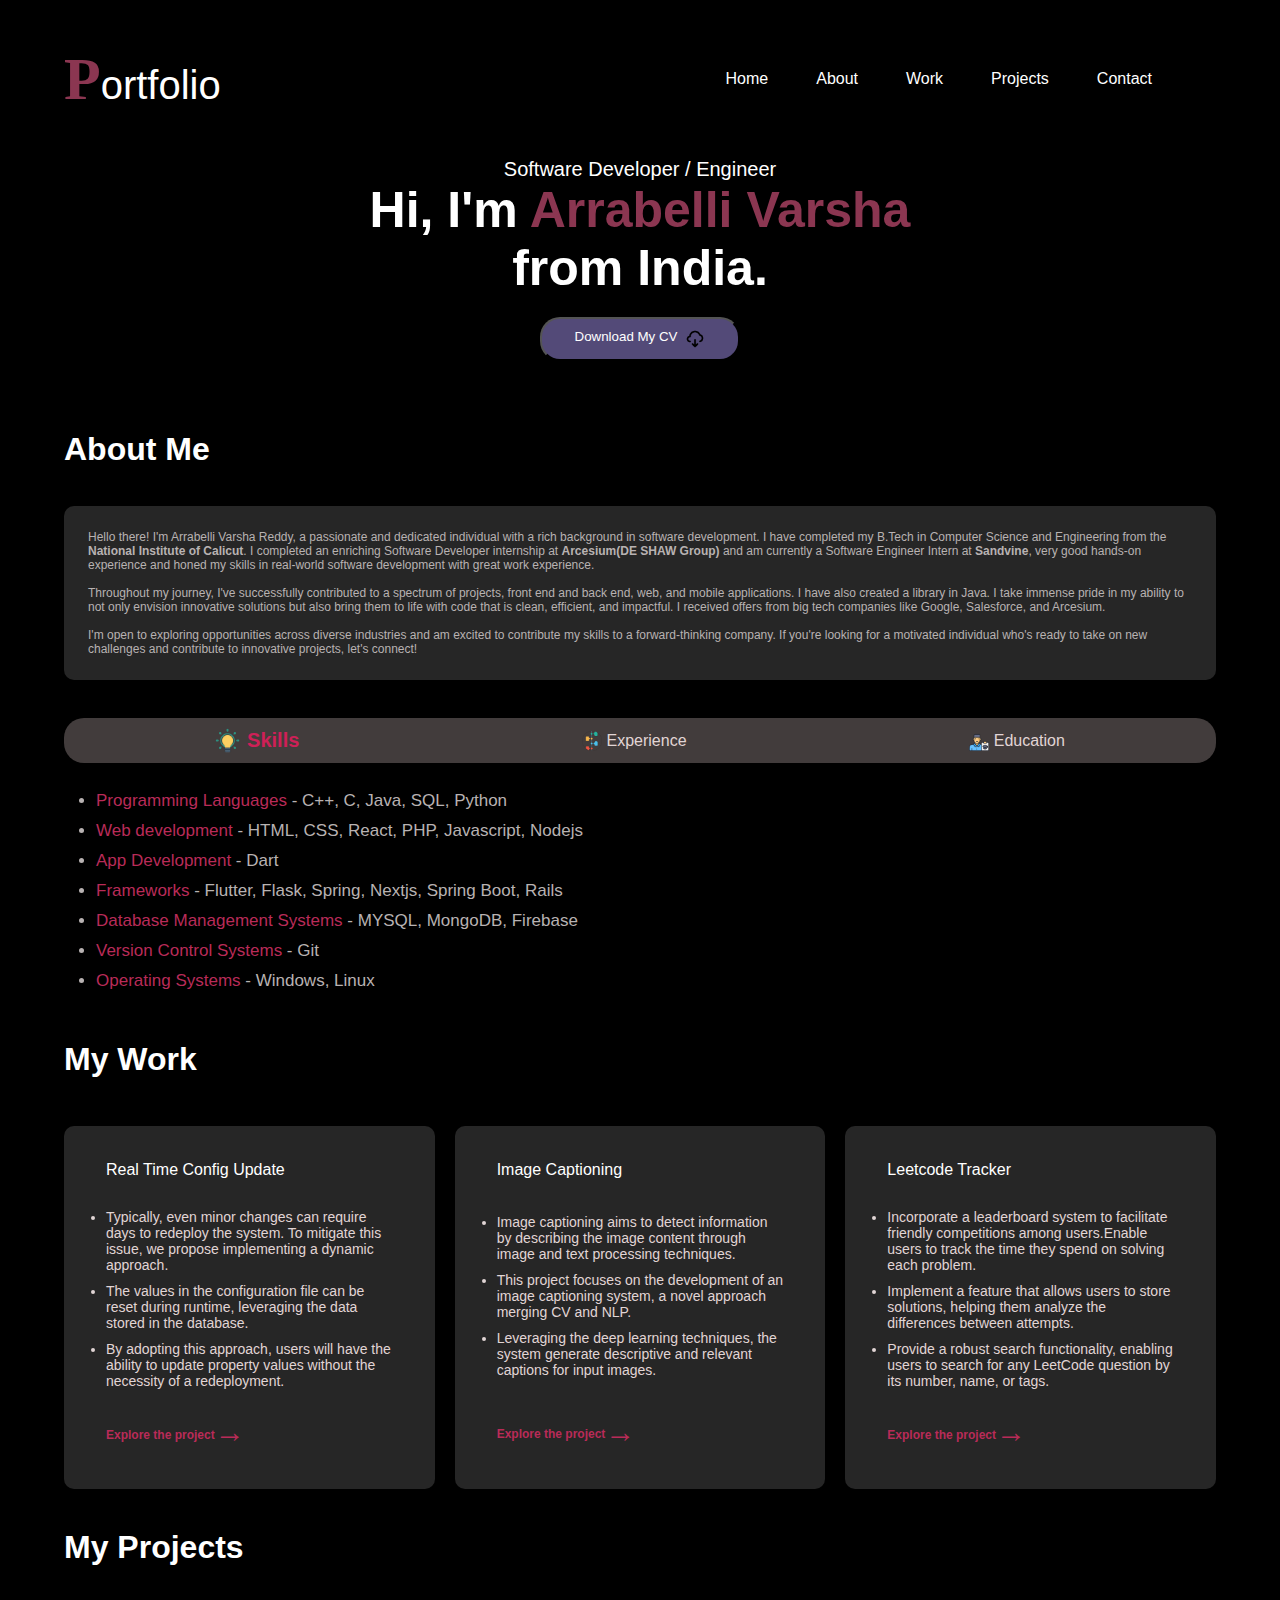
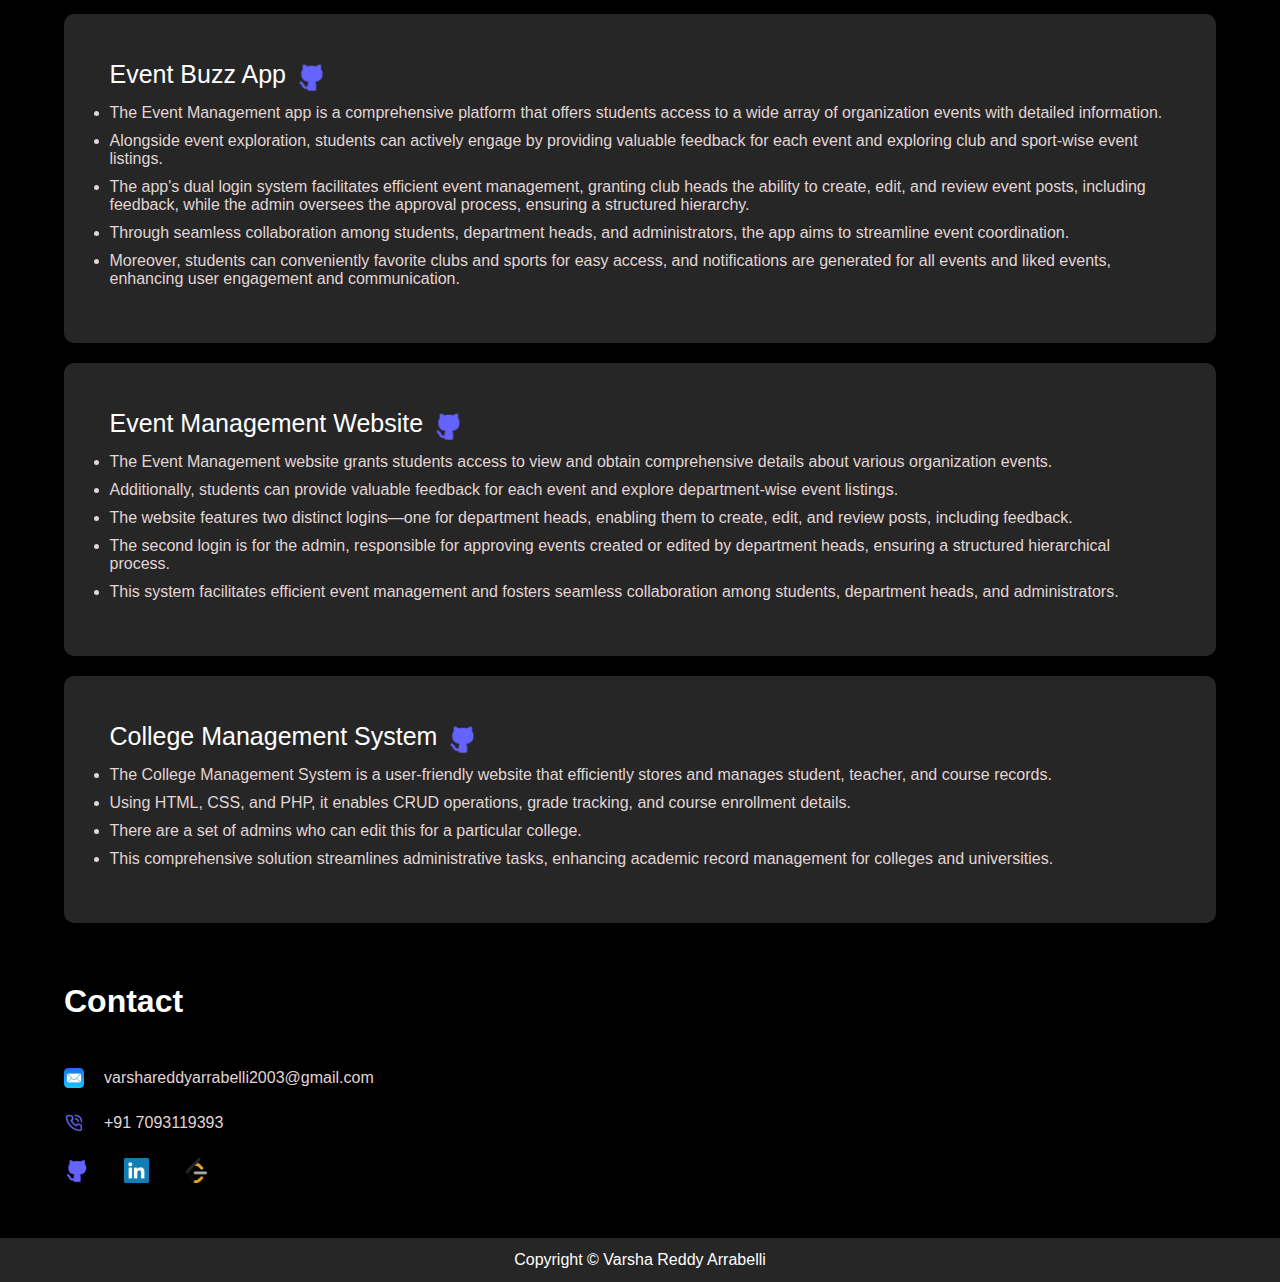
<file: index.html>
<!DOCTYPE html>
<html lang="en">

<head>
    <meta charset="UTF-8">
    <meta name="viewport" content="width=device-width, initial-scale=1.0">
    <title>Varsha Portfolio ~ Software Developer</title>
    <link rel="stylesheet" href="style.css">
    <script src="./index.js"></script>
</head>

<body>
    <div id="main">
        <div id="home" class="container">
            <nav>
                <a href="/portfolio-website" id="portfolio">
                    <p id="title"><span>P</span>ortfolio</p>
                </a>
                <ul id="header-nav">
                    <li><a href="#header">Home</a></li>
                    <li><a href="#about">About</a></li>
                    <li><a href="#work">Work</a></li>
                    <li><a href="#projects">Projects</a></li>
                    <li><a href="#contacts">Contact</a></li>
                    <a href="javascript:void(0)" id="closebtn" onclick="closeNav()">&times;</a>
                </ul>
                <span id="drawer" style="font-size:30px;cursor:pointer" onclick="openNav()">&#9776;</span>
            </nav>
            <div class="container" id="header">
                <div id="intro">
                    <p id="role">Software Developer / Engineer</p>
                    <p id="name"> Hi, I'm <span>Arrabelli Varsha</span><br>from India. </p>
                    <a href="./files/Arrabelli_Varsha_Reddy_Resume_2024.pdf" download>
                        <button type="submit">Download My CV <img src="./images/Download.png"
                                alt="Download CV"></button>
                    </a>
                </div>
            </div>
        </div>

        <!-- About Section -->
        <div id="about" class="container">
            <div id="about-container">
                <div id="about-col-2">
                    <h1>About Me</h1><br>
                    <div id="sub-title">
                        <p>
                            Hello there! I'm Arrabelli Varsha Reddy, a passionate and dedicated individual with a rich
                            background in software development. I have completed my B.Tech in Computer Science and
                            Engineering from the <b>National Institute of Calicut</b>.
                            I completed an enriching Software Developer internship at <b>Arcesium(DE SHAW Group)</b> and
                            am
                            currently a Software Engineer Intern at <b>Sandvine</b>, very good hands-on experience and
                            honed my
                            skills in real-world software development with great work experience.</p><br>
                        <p>
                            Throughout my journey, I've successfully contributed to a spectrum of projects, front end
                            and back end, web, and mobile applications. I have also created a library in Java. I take
                            immense pride in my ability to not only envision innovative solutions but also bring them to
                            life with code that is clean, efficient, and impactful. I received offers from big tech
                            companies like Google, Salesforce, and Arcesium.</p><br>
                        <p>
                            I'm open to exploring opportunities across diverse industries and am excited to contribute
                            my
                            skills to a forward-thinking company. If you're looking for a motivated individual who's
                            ready
                            to take on new challenges and contribute to innovative projects, let's connect!
                        </p>
                    </div><br>
                    <div class="about-titles">
                        <p class="title1 activate" onclick="openthis('skills')"><img src="./images/Skills.png"
                                alt="Skills">Skills</p>
                        <p class="title1" onclick="openthis('experience')"><img src="./images/Experience.png"
                                alt="Experience">Experience</p>
                        <p class="title1" onclick="openthis('education')"><img src="./images/Education.png"
                                alt="Education">Education</p>
                    </div> <br>
                    <div class="tab-content active" id="skills">
                        <ul>
                            <li><span>Programming Languages</span> - C++, C, Java, SQL, Python</li>
                            <li><span>Web development</span> - HTML, CSS, React, PHP, Javascript, Nodejs</li>
                            <li><span>App Development</span> - Dart</li>
                            <li><span>Frameworks</span> - Flutter, Flask, Spring, Nextjs, Spring Boot, Rails</li>
                            <li><span>Database Management Systems</span> - MYSQL, MongoDB, Firebase</li>
                            <li><span>Version Control Systems</span> - Git</li>
                            <li><span>Operating Systems</span> - Windows, Linux</li>
                        </ul>
                    </div>
                    <div class="tab-content" id="experience">
                        <ul>
                            <li class="explist">
                                <p id="company">Google</p>
                                <p>Software Engineer</p>
                                <p style="margin-right: 0px;">July, 2024 - Present</p>
                            </li>
                            <li> I am a member of the YouTube team, dedicated to enhancing the creator experience by scaling the platform through the implementation of industry best practices.
                            </li>
                        </ul><br>
                        <hr><br>
                        <ul>
                            <li class="explist">
                                <p id="company">Sandvine</p>
                                <p>Software Engineer Intern</p>
                                <p style="margin-right: 0px;">January, 2024 - May, 2024</p>
                            </li>
                            <li> Developing and implementing signature-based solutions for precise identification and
                                classification of specific network traffic
                                patterns, significantly improving accuracy and efficiency.
                            </li>
                            <li> In-depth knowledge of various network protocols. Vigilantly monitored and addressed
                                network leaks, analyzing, and adding
                                signatures for different applications of network traffic.</li>
                            <li> Established a comprehensive suite of unit test cases, enhancing the reliability and
                                efficiency of network traffic classification
                                algorithms.</li>
                            <li>Technologies Used: Python, C, C++, Wireshark</li>
                        </ul><br>
                        <hr><br>
                        <ul>
                            <li class="explist">
                                <p id="company">NIT Calicut</p>
                                <p>ML Research</p>
                                <p style="margin-right: 0px;">June, 2023 - January, 2024</p>
                            </li>
                            <li> I was in a project under our lecturer and alongside a Ph.D. student, focused on
                                enhancing the accuracy of image captioning models.
                            </li>
                            <li> Image captioning aims to detect information by describing the image content
                                through image and text processing techniques.
                            </li>
                            <li> This project focuses on the development of an image captioning system, a novel
                                approach merging CV and NLP. Leveraging the
                                deep learning techniques, the system generate descriptive and relevant captions for
                                input images.</li>
                        </ul><br>
                        <hr><br>
                        <ul>
                            <li class="explist explist1">
                                <p id="company">Arcesium</p>
                                <p>Software Developer Intern</p>
                                <p style="margin-right: 0px;">May, 2023 - July, 2023</p>
                            </li>
                            <li>Designed a Java library that enables run-time change in
                                property values in configuration files without a redeployment process</li>
                            <li>Developed a front-end interface for clients that helps them
                                change these values</li>
                            <li> Produced clean, efficient, and bug-free code for software
                                development projects through debugging, testing, and
                                code reviews.</li>
                            <li>Tech Stack Used: Java, Spring, React, Spring Boot, SQL, Git</li>
                        </ul>
                    </div>
                    <div class="tab-content" id="education">
                        <ul>
                            <li class="edulist">
                                <div class="eduspan">
                                    <span>2020-2024</span>
                                    <p>National Institute of Technology, Calicut</p>
                                    <p>B.Tech - Computer Science</p>
                                </div>
                                <p class="subjects"><span>Core Subjects</span>Data Structures and Algorithms, Software
                                    Engineering, Operating
                                    Systems, Database Management Systems,
                                    Computer Networks, Artificial Intelligence, Information Security</p>
                                <p class="gpa"><span>CGPA</span>8.5</p>
                            </li>
                            <li class="edulist">
                                <div class="eduspan">
                                    <span>2018-2020</span>
                                    <p>Sri Chaitanya College</p>
                                    <p>Secondary High School</p>
                                </div>
                                <p class="subjects c1">Maths, Physics, Chemistry</p>
                                <p class="gpa c1">95.3%</p>
                            </li>
                            <li class="edulist">
                                <div class="eduspan">
                                    <span>2017-2018</span>
                                    <p>SPR School of Excellence</p>
                                    <p>Secondary High School</p>
                                </div>
                                <p class="subjects c1">English, Telugu, Hindi, Science, Biology, Social</p>
                                <p class="gpa c1">9.8</p>
                            </li>
                        </ul>
                    </div>
                </div>
            </div>
        </div>
        <!-- My Work Section -->
        <div id="work" class="container">
            <h1>My Work</h1><br>
            <div id="work-list">
                <div class="work-list-div">
                    <h2>Real Time Config Update</h2>
                    <ul>
                        <li>
                            Typically, even minor changes can require days to redeploy the system.
                            To mitigate this issue, we propose implementing a dynamic approach.
                        </li>
                        <li>
                            The values in the
                            configuration file can be reset during runtime, leveraging the data stored in the database.
                        </li>

                        <li>By adopting this approach, users will have the ability to update property values without the
                            necessity of a redeployment.</li>
                    </ul><br>
                    <a href="./components/realTimeConfigUpdate.html" target="_blank">
                        <p>Explore the project</p>
                        <span>&#8594;</span>
                    </a>
                </div>
                <div class="work-list-div">
                    <h2>Image Captioning</h2>
                    <ul>
                        <li>
                            Image captioning aims to detect information by describing the image content through
                            image and text processing techniques.

                        </li>
                        <li>
                            This project focuses on
                            the development of an image captioning system,
                            a novel approach merging CV and
                            NLP.
                        </li>

                        <li>Leveraging the deep
                            learning techniques, the system generate descriptive and relevant captions for input images.
                        </li>
                    </ul><br>
                    <a href="./components/imageCaptioning.html" target="_blank">
                        <p>Explore the project</p>
                        <span>&#8594;</span>
                    </a>
                </div>
                <div class="work-list-div">
                    <h2>Leetcode Tracker</h2>
                    <ul>
                        <li>
                            Incorporate a leaderboard system to facilitate friendly competitions among users.Enable
                            users to track the time they spend on solving each problem.

                        </li>
                        <li>
                            Implement a feature that allows
                            users to store solutions,
                            helping them analyze the differences between attempts.
                        </li>

                        <li>Provide a robust search functionality, enabling users to search for any LeetCode question
                            by its number, name, or tags.</li>
                    </ul><br>
                    <a href="https://www.devdiary.live/" target="_blank">
                        <p>Explore the project</p>
                        <span>&#8594;</span>
                    </a>
                </div>
            </div>
        </div>
        <div id="projects" class="container">
            <h1>My Projects</h1><br>
            <div id="project-list">
                <div class="project-list-div">
                    <div class="project-title">
                        <h2>Event Buzz App</h2>
                        <a href="https://github.com/varshareddyarrabelli/Event-Buzz-App" target="_blank"><img
                                src="./images/Github.png" alt="Github" id="github"></a>
                    </div>
                    <ul>
                        <li>
                            The Event Management app is a comprehensive platform that offers students access to a wide
                            array of organization events with detailed information.
                        </li>
                        <li>
                            Alongside event exploration,
                            students can actively engage by providing valuable feedback for each event and exploring
                            club and sport-wise event listings.
                        </li>

                        <li>The app's dual login system facilitates efficient event
                            management, granting club heads the ability to create, edit, and review event posts,
                            including feedback, while the admin oversees the approval process, ensuring a structured
                            hierarchy.</li>
                        <li>Through seamless collaboration among students, department heads, and
                            administrators, the app aims to streamline event coordination.</li>
                        <li>Moreover, students can
                            conveniently favorite clubs and sports for easy access, and notifications are generated for
                            all events and liked events, enhancing user engagement and communication.</li>
                    </ul>
                </div>
                <div class="project-list-div">
                    <div class="project-title">
                        <h2>Event Management Website</h2>
                        <a href="https://github.com/varshareddyarrabelli/Event-Management-Website" target="_blank"><img
                                src="./images/Github.png" alt="Github" id="github"></a>
                    </div>
                    <ul>
                        <li>
                            The Event Management website grants students access to view and obtain comprehensive details
                            about various organization events.
                        </li>
                        <li>
                            Additionally, students can provide valuable feedback for
                            each event and explore department-wise event listings.
                        </li>
                        <li>
                            The website features two distinct
                            logins—one for department heads, enabling them to create, edit, and review posts, including
                            feedback.
                        </li>
                        <li>
                            The second login is for the admin, responsible for approving events created or
                            edited by department heads, ensuring a structured hierarchical process.
                        </li>

                        <li>This system
                            facilitates efficient event management and fosters seamless collaboration among students,
                            department heads, and administrators.</li>
                    </ul>
                </div>
                <div class="project-list-div">
                    <div class="project-title">
                        <h2>College Management System</h2>
                        <a href="https://github.com/varshareddyarrabelli/College-Management-System" target="_blank"><img
                                src="./images/Github.png" alt="Github" id="github"></a>
                    </div>
                    <ul>
                        <li>
                            The College Management System is a user-friendly website that efficiently stores and manages
                            student, teacher, and course records.
                        </li>
                        <li>
                            Using HTML, CSS, and PHP, it enables CRUD operations,
                            grade tracking, and course enrollment details.
                        </li>

                        <li>There are a set of admins who can edit this
                            for a particular college.</li>
                        <li>
                            This comprehensive solution streamlines administrative tasks,
                            enhancing academic record management for colleges and universities.
                        </li>
                    </ul>
                </div>
            </div>
        </div>
        <div id="contacts" class="container">
            <h1>Contact</h1><br>
            <div id="contact-div">
                <a href="mailto:varshareddyarrabelli2003@gmail.com" target="_blank"><img src="./images/Email.png"
                        alt="Email" id="email"> varshareddyarrabelli2003@gmail.com</a>
                <a href="#contacts"><img src="./images/Phone.png" alt="Phone" id="phone">+91 7093119393</a>
                <div id="contact-list">
                    <a href="https://github.com/varshareddyarrabelli" target="_blank"><img src="./images/Github.png"
                            alt="Github" id="github"></a>
                    <a href="https://www.linkedin.com/in/varshareddyarrabelli/" target="_blank"><img
                            src="./images/Linkedin.png" alt="Linkedin"></a>
                    <a href="https://leetcode.com/varshareddyarrabelliu/" target="_blank"><img
                            src="./images/Leetcode.png" alt="Leetcode"></a>
                </div>
            </div>
        </div>
        <footer id="footer">
            <p id="copyright">Copyright © Varsha Reddy Arrabelli</p>
        </footer>
</body>

</html>
</file>
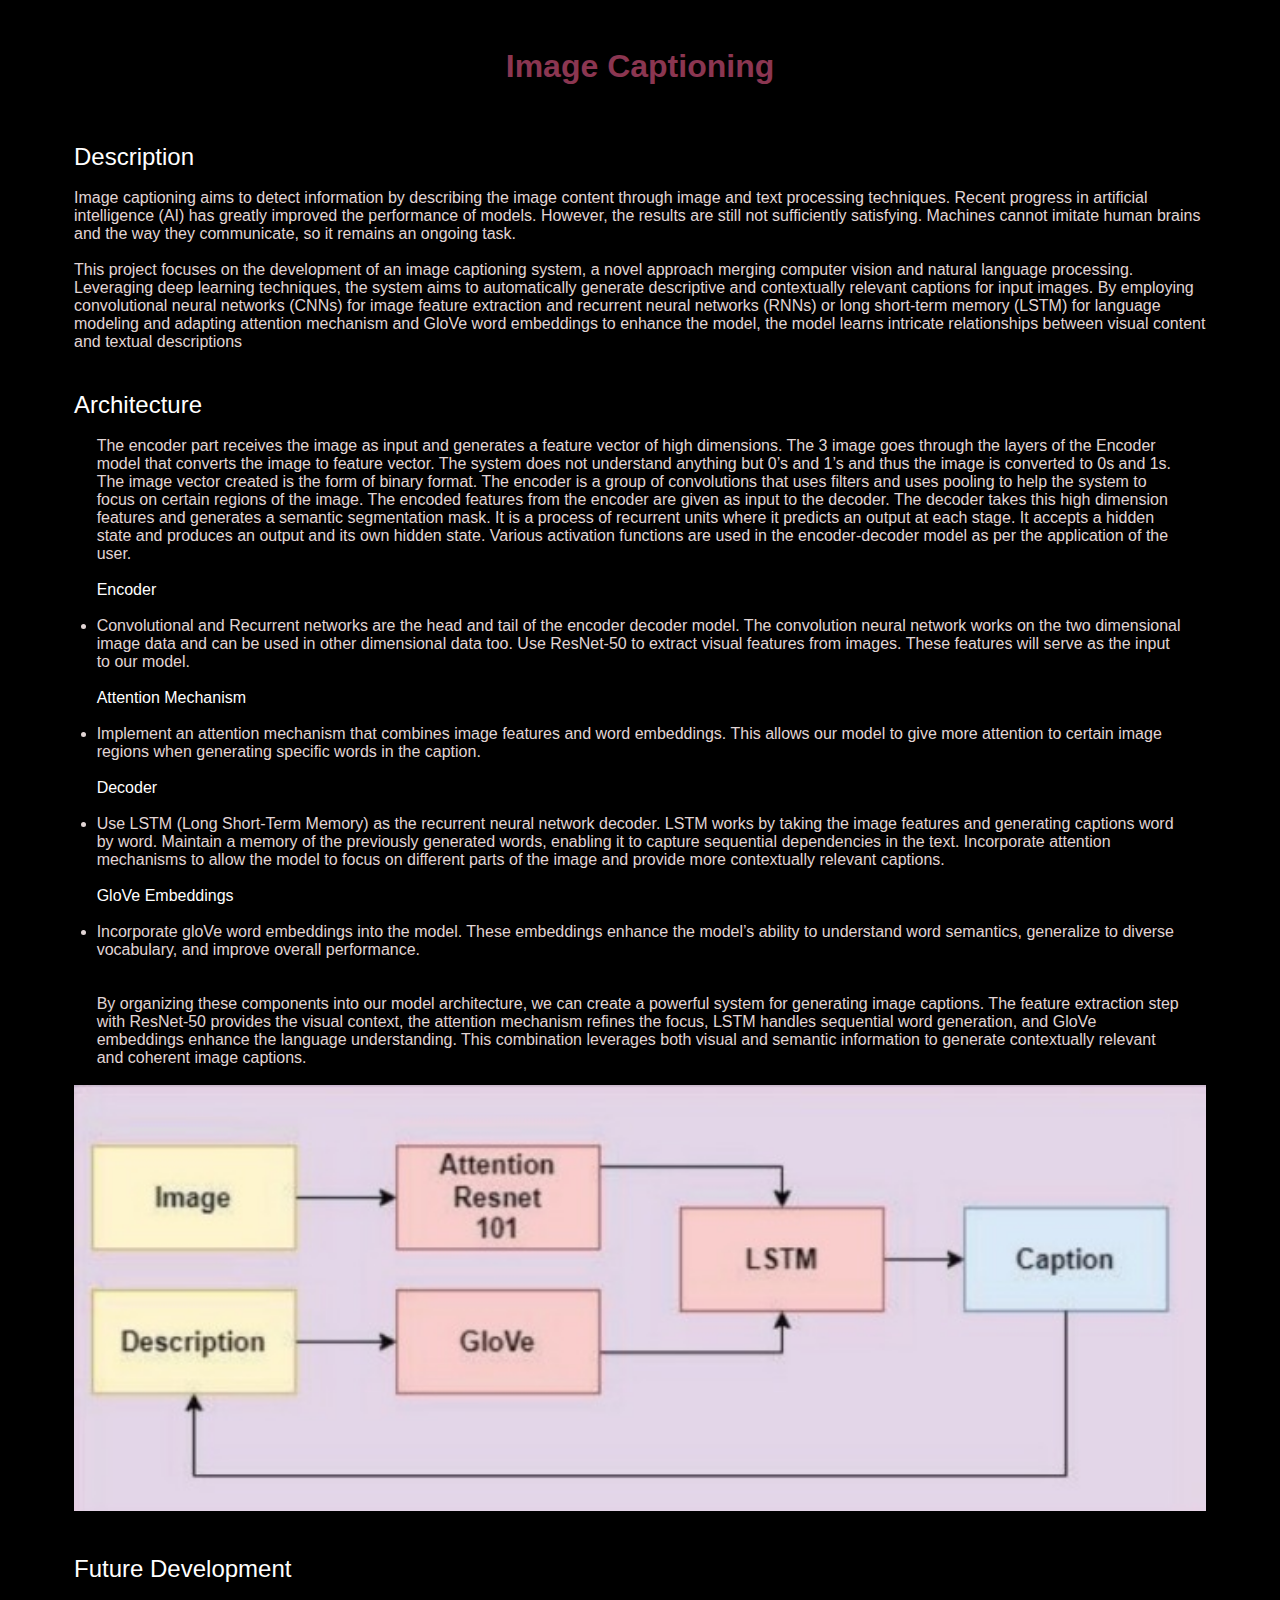
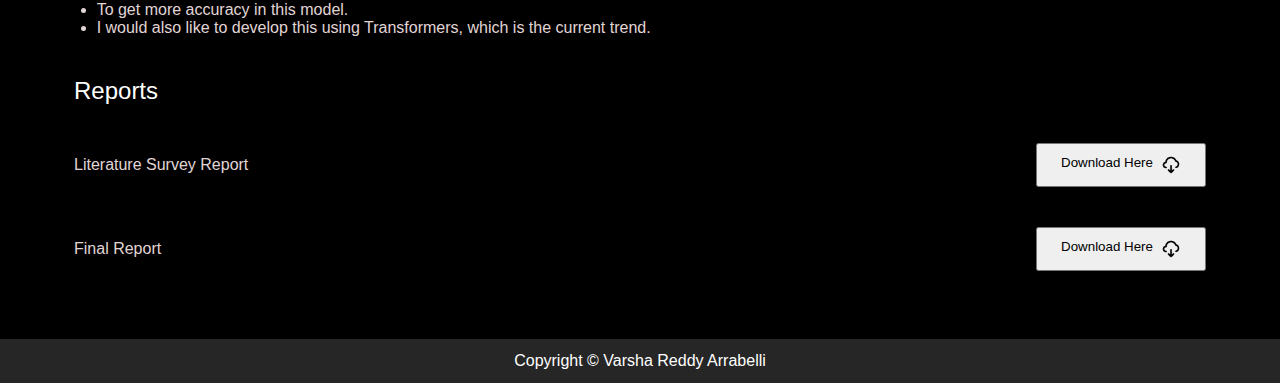
<file: components/imageCaptioning.html>
<!DOCTYPE html>
<html lang="en">

<head>
    <meta charset="UTF-8">
    <meta name="viewport" content="width=device-width, initial-scale=1.0">
    <title>Image Captioning</title>
    <link rel="stylesheet" href="imageCaptioning.css">
</head>

<body>
    <div id="main">
        <h1>Image Captioning</h1>
        <div id="description" class="container">
            <h2>Description</h2><br>
            <p> Image captioning aims to detect information by describing the image content through
                image and text processing techniques. Recent progress in artificial intelligence (AI) has
                greatly improved the performance of models.
                However, the results are still not sufficiently
                satisfying. Machines cannot imitate human
                brains and the way they communicate, so it remains an ongoing task. <br><br>This project focuses on
                the development of an image captioning system,
                a novel approach merging computer vision and
                natural language processing. Leveraging deep
                learning techniques, the system aims to automatically generate descriptive and contextually
                relevant captions for input images. By employing convolutional neural networks (CNNs) for
                image feature extraction and recurrent neural
                networks (RNNs) or long short-term memory
                (LSTM) for language modeling and adapting
                attention mechanism and GloVe word embeddings to enhance the model, the model learns
                intricate relationships between visual content
                and textual descriptions

            </p>
        </div>
        <div id="architecture" class="container">
            <h2>Architecture</h2><br>
            <ul>
                <p>
                    The encoder part receives the image as input and
                    generates a feature vector of high dimensions. The
                    3
                    image goes through the layers of the Encoder model
                    that converts the image to feature vector. The system
                    does not understand anything but 0’s and 1’s and thus
                    the image is converted to 0s and 1s. The image vector
                    created is the form of binary format. The encoder
                    is a group of convolutions that uses filters and uses
                    pooling to help the system to focus on certain regions
                    of the image. The encoded features from the encoder
                    are given as input to the decoder. The decoder takes
                    this high dimension features and generates a semantic
                    segmentation mask. It is a process of recurrent units
                    where it predicts an output at each stage. It accepts
                    a hidden state and produces an output and its own
                    hidden state. Various activation functions are used in
                    the encoder-decoder model as per the application of
                    the user.
                </p><br>
                <h4>Encoder</h4><br>
                <li>Convolutional and Recurrent networks are the head
                    and tail of the encoder decoder model. The convolution neural network works on the two dimensional
                    image data and can be used in other dimensional data
                    too. Use ResNet-50 to extract visual features from
                    images. These features will serve as the input to our
                    model.</li><br>
                <h4>Attention Mechanism</h4><br>
                <li>Implement an attention mechanism that combines
                    image features and word embeddings. This allows our
                    model to give more attention to certain image regions
                    when generating specific words in the caption.</li><br>
                <h4>Decoder</h4><br>
                <li>Use LSTM (Long Short-Term Memory) as the recurrent neural network decoder. LSTM works by taking
                    the image features and generating captions word by
                    word. Maintain a memory of the previously generated
                    words, enabling it to capture sequential dependencies
                    in the text. Incorporate attention mechanisms to
                    allow the model to focus on different parts of the
                    image and provide more contextually relevant captions.</li><br>
                <h4>GloVe Embeddings</h4><br>
                <li>Incorporate gloVe word embeddings into the model.
                    These embeddings enhance the model’s ability to
                    understand word semantics, generalize to diverse
                    vocabulary, and improve overall performance.</li> <br><br>
                <p>By organizing these components into our model
                    architecture, we can create a powerful system for
                    generating image captions. The feature extraction
                    step with ResNet-50 provides the visual context, the
                    attention mechanism refines the focus, LSTM handles
                    sequential word generation, and GloVe embeddings
                    enhance the language understanding. This combination leverages both visual and semantic information
                    to generate contextually relevant and coherent image
                    captions.</p>
            </ul><br>
            <div><img src="../images/ImageCaptioningArchitecture.jpeg" alt="Architecture Image"></div>
        </div>
        <div id="future-development" class="container">
            <h2>Future Development</h2><br>
            <ul>
                <li>To get more accuracy in this model.
                </li>
                <li>
                    I would also like to develop this using Transformers, which is the current trend.
                </li>
            </ul>
        </div>
        <div id="reports" class="container">
            <h2>Reports</h2><br>
            <div id="reports-div">
                <div>
                    <p>Literature Survey Report</p>
                    <a href="../files/Image Captioning Literature Survey Report.pdf" download>
                        <button type="submit">Download Here<img src="../images/Download.png" alt="Download CV"></button>
                    </a>
                </div>
                <div>
                    <p> Final Report</p>
                    <a href="../files/Image Captioning Final Report.pdf" download>
                        <button type="submit">Download Here<img src="../images/Download.png" alt="Download CV"></button>
                    </a>
                </div>
            </div>
        </div><br>

        <footer id="footer">
            <p id="copyright">Copyright © Varsha Reddy Arrabelli</p>
        </footer>
    </div>
</body>

</html>
</file>
<file: style.css>
* {
    box-sizing: border-box;
    margin: 0px;
    padding: 0px;
    font-family: 'Segoe UI', Tahoma, Geneva, Verdana, sans-serif;
}

body {
    background-color: black;
}

#portfolio {
    text-decoration: none;
    color: white;
}

#header {
    width: 100%;
}

#closebtn {
    display: none;
}

#main {
    color: white;
}

#drawer {
    display: none;
}

#intro {
    /* flex-basis: 60%; */
    display: flex;
    flex-direction: column;
    justify-content: center;
    align-items: center;
    color: white;
}

#intro a {
    width: 200px;
    text-decoration: none;
}

#header button {
    width: 200px;
    padding: 10px;
    margin: 20px 0px 0px 0px;
    justify-content: center;
    background-color: #534a78;
    cursor: pointer;
    color: white;
    border-radius: 20px;
    display: flex;
}

#header button img {
    margin-left: 8px;
    width: 20px;
    height: 20px;
}

#name {
    text-align: center;
    font-size: 50px;
    font-weight: bold;
}

#title span {
    color: #8b3651;
    font-size: 60px;
    font-family: Cambria, Cochin, Georgia, Times, 'Times New Roman', serif;
    font-weight: bold;
}

#name span {
    color: #8b3651;
}

#role {
    font-size: 20px;
}

.container {
    padding: 10px 5%;
    margin: 20px 0;
}

nav {
    display: flex;
    justify-content: space-between;
    align-items: center;
    flex-wrap: wrap;
}

nav p {
    font-size: 2.5em;
}

nav ul {
    margin: 1em;
    margin-left: 0em;
    display: flex;
}

nav ul li {
    margin: 1.5em;
    margin-left: 0em;
    margin-right: 3em;
    list-style: none;
}

nav ul li a {
    color: white;
    text-decoration: none;
    font-size: 1em;
    position: relative;
}

nav ul li a::after {
    content: '';
    width: 0;
    height: 3px;
    background: #8b3651;
    position: absolute;
    left: 0;
    bottom: -6px;
    transition: 0.4s;
}

nav ul li a:hover::after {
    width: 100%;
}

#github {
    color: white;
}

#sub-title {
    margin-top: 20px;
    margin-bottom: 20px;
    background-color: #262626;
    border-radius: 10px;
    padding: 2em;
    font-size: 12px;
    color: rgb(184, 178, 178);
}

.about-titles {
    display: flex;
    flex-wrap: wrap;
    justify-content: space-around;
    align-items: center;
    background-color: #423c3c;
    padding: 10px;
    border-radius: 20px;
    cursor: pointer;
    color: rgb(225, 213, 213)
}

.title1 {
    display: flex;
    justify-content: center;
    align-items: center;
}

.title1 img {
    margin-right: 5px;
    width: 20px;
    height: 20px;
}

#about-col-2 .activate {
    font-size: 20px;
    color: #ce2057;
    font-weight: bold;
}

#about-col-2 .activate img {
    margin-right: 7px;
    width: 25px;
    height: 25px;
}

.tab-content {
    display: none;
    align-items: center;
}

#skills ul{
    padding: 0 2em;
}

#experience ul{
    padding: 0 2em;
}

.active {
    display: block;
}

.tab-content ul li span {
    font-size: 17px;
    color: #b92b58;
}

.tab-content {
    color: rgb(184, 178, 178);
}

.tab-content ul li {
    margin: 10px 0px;
    font-size: 17px;
}

.tab-content .explist {
    display: flex;
    flex-wrap: nowrap;
    justify-content: space-between;
    align-items: center;
    margin-bottom: 30px;
}

.tab-content .explist p {
    margin-right: 20px;
}

.tab-content .explist #company {
    font-size: 20px;
    font-weight: bold;
    color: #b92b58;
}

.tab-content .edulist {
    display: flex;
    flex-direction: row;
    flex-wrap: nowrap;
    justify-content: space-between;
}

.tab-content span {
    margin: 10px 0;
}

.tab-content .eduspan {
    flex-basis: 30%;
    display: flex;
    flex-direction: column;
    flex-wrap: nowrap;
}

.tab-content .edulist .subjects {
    display: flex;
    flex-direction: column;
    flex-wrap: nowrap;
    justify-content: center;
    flex-basis: 50%;
}

.tab-content .edulist .subjects span {
    justify-content: start;
    align-items: start;
}

.tab-content .edulist .gpa {
    display: flex;
    flex-direction: column;
    flex-wrap: nowrap;
    flex-basis: 10%;
}

.c1 {
    /* align-items: center; */
    justify-content: center;
}

#work-list {
    display: grid;
    grid-template-columns: repeat(auto-fit, minmax(250px, 1fr));
    gap: 20px;
    margin-top: 30px;
}

#work-list .work-list-div {
    display: flex;
    flex-direction: column;
    justify-content: space-between;
    background-color: #262626;
    padding: 2.5em 3em;
    font-size: 14px;
    font-weight: 300;
    border-radius: 10px;
    transition: transform 0.5s;
}

#work-list .work-list-div li {
    color: rgb(225, 213, 213);
    margin: 10px 0;
}

#work-list .work-list-div h2 {
    font-weight: 500;
    font-size: 16px;
    margin-bottom: 20px;
}

#work-list .work-list-div a {
    text-decoration: none;
    display: flex;
    align-items: center;
}

#work-list .work-list-div p {
    color: #b92b58;
    font-weight: 700;
    font-size: 12px;
}

#work-list .work-list-div:hover {
    background-color: #534a78;
    transform: translateY(-10px);
}

#work-list .work-list-div a span {
    color: #b92b58;
    font-size: 30px;
    padding-bottom: 5px;
}

#project-list {
    margin-top: 30px;
}

#project-list .project-list-div {
    background-color: #262626;
    padding: 3.5em 3.5em;
    margin: 20px 0px;
    font-size: 13px;
    font-weight: 300;
    border-radius: 10px;
    transition: transform 0.5s;
}

#project-list .project-list-div li {
    color: rgb(225, 213, 213);
    margin: 10px 0;
    font-size: 16px;
}

.project-title h2 {
    font-weight: 500;
    font-size: 25px;
    margin-bottom: 5px;
}

.project-title {
    display: flex;
}

.project-title img {
    width: 30px;
    height: 30px;
    margin-left: 10px;
    cursor: pointer;
}

#project-list .project-list-div a {
    text-decoration: none;
    color: #b92b58;
    font-weight: 700;
    display: flex;
    align-items: center;
}

#project-list .project-list-div:hover {
    background-color: #534a78;
    transform: scale(1.1);
}

#contacts img {
    height: 20px;
    width: 20px;
    margin-right: 20px;
}

#contacts #contact-list img {
    height: 25px;
    width: 25px;
    margin-right: 35px;
}

#contact-div {
    display: flex;
    flex-direction: column;
    margin-top: 30px;
}

#contact-div a {
    display: flex;
    align-items: center;
    margin-bottom: 25px;
    text-decoration: none;
    color: rgb(225, 213, 213);
}

#contact-list {
    display: flex;
}

#footer {
    padding: 1%;
    text-align: center;
    background-color: #262626;
}

#copyright {
    color: white;
}

@media screen and (max-width: 500px) {

    #intro {
        flex-basis: 100%;
        display: flex;
        flex-direction: column;
        color: white;
    }
}

@media screen and (max-width: 768px) {

    #intro {
        max-width: 100%;
    }

    #header button {
        max-width: 100%;
    }

    .about-titles {
        flex-direction: column;
    }

    .title1 {
        margin: 10px 0;
    }
}

@media screen and (max-width: 500px) {
    #drawer {
        display: block;
    }

    nav ul {
        background: #8b3651;
        position: fixed;
        top: 0;
        right: -170px;
        width: 150px;
        height: 100%;
        padding-top: 50px;
        z-index: 2;
    }

    #header-nav {
        display: flex;
        flex-direction: column;
        justify-content: start;
        align-items: center;
        flex-wrap: wrap;
    }

    nav ul li {
        display: block;
        margin: 15px;
        flex-wrap: wrap;
    }

    nav ul #closebtn {
        text-decoration: none;
        font-size: 25px;
        color: white;
        display: block;
        position: absolute;
        top: 25px;
        right: 20px;
        cursor: pointer;
    }
}
</file>
<file: components/imageCaptioning.css>
* {
    box-sizing: border-box;
    margin: 0px;
    padding: 0px;
    font-family: 'Segoe UI', Tahoma, Geneva, Verdana, sans-serif;
}

body {
    background-color: black;
    color: white;
}

#main {
    color: white;
}

#main h1{
    color: #8b3651;
    margin: 1.5em 1.5em;
    text-align: center;
}

.container {
    padding: 10px 5%;
    margin: 20px 10px;
}

video{
    width: 100%;
}

#main h2{
    font-weight: 500;
}

#description p{
    color: rgb(225, 213, 213);
}

#main ul{
    padding: 0 2%;
}

#main ul h4{
    font-weight: 500;
}

#main ul li{
    color: rgb(225, 213, 213);
}

#main ul p{
    color: rgb(225, 213, 213);
}

#architecture div{
    text-align: center;
}

#architecture div img{
    width: 100%;
}

#reports button {
    width: 170px;
    padding: 10px;
    margin: 20px 0;
    cursor: pointer;
    display: flex;
    justify-content: center;
}
#reports button img {
    margin-left: 8px;
    width: 20px;
    height: 20px;
}

#reports-div div{
    display: flex;
    justify-content:space-between;
    align-items: center;
}

#reports-div div p{
    color: rgb(225, 213, 213);
}

#reports a{
    text-decoration: none;
}

#footer {
    padding: 1%;
    text-align: center;
    background-color: #262626;
}

#copyright {
    color: white;
}
</file>
